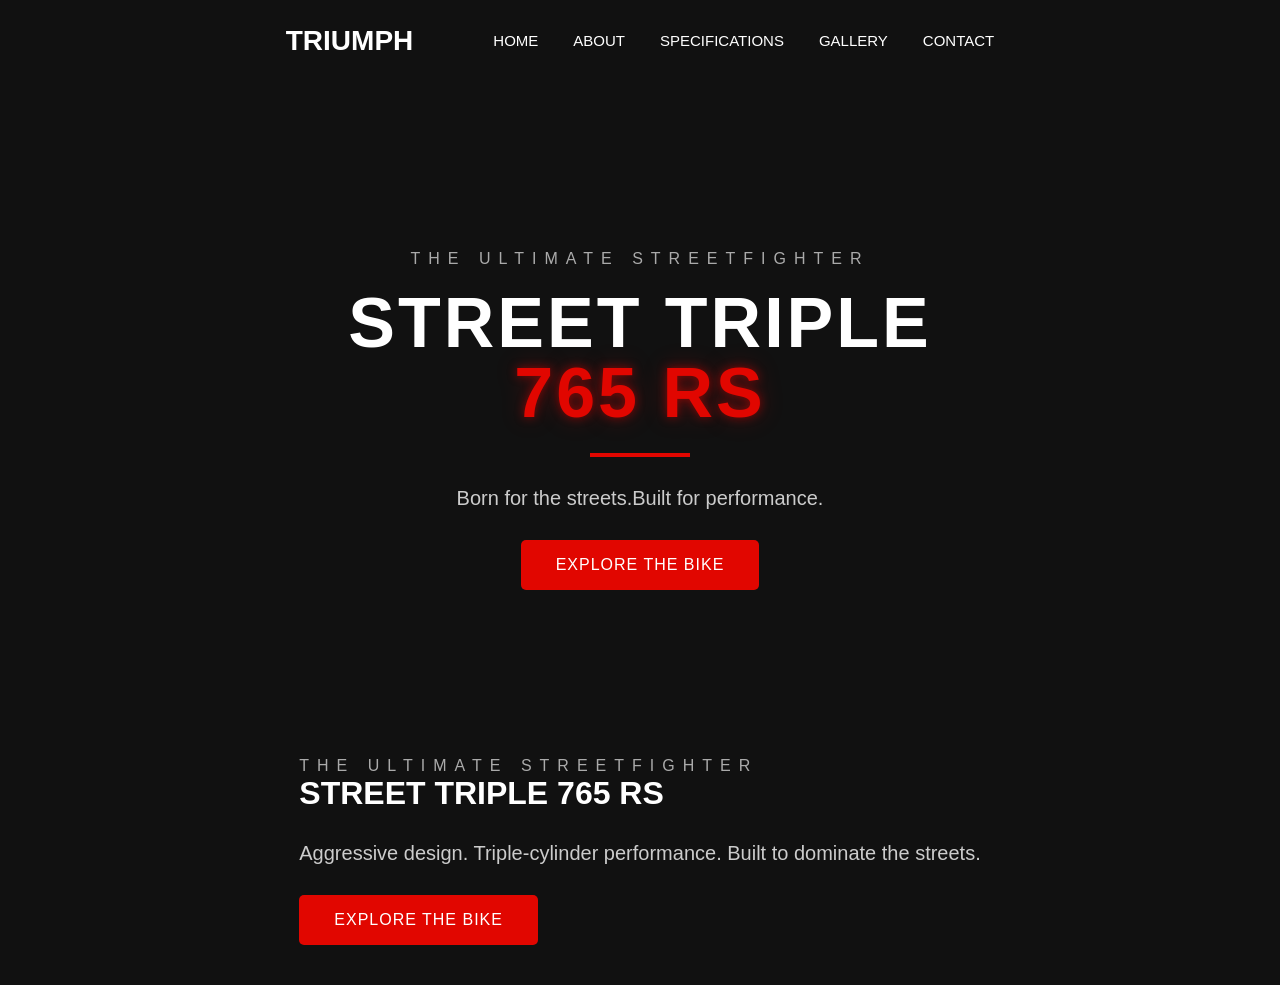
<file: street-triple-765/index.html>
<!DOCTYPE html>
<html lang="en">

<head>
    <meta charset="UTF-8">
    <meta name="viewport" content="width=device-width, initial-scale=1.0">

    <title>Triumph Street Triple 765 RS</title>

    <link rel="stylesheet" href="css/style.css">
</head>

<body>

    <!-- Navigation -->
    <header>
        <nav class="navbar">

            <div class="logo">
                TRIUMPH
            </div>

            <ul class="nav-links">
                <li><a href="index.html">HOME</a></li>
                <li><a href="about.html">ABOUT</a></li>
                <li><a href="specifications.html">SPECIFICATIONS</a></li>
                <li><a href="gallery.html">GALLERY</a></li>
                <li><a href="book bike.html">CONTACT</a></li>
            </ul>

        </nav>
    </header>


    <!-- Hero Section -->
    <main>

        <section class="hero">
          
    
    <div class="hero-content">

        <p class="hero-small-text">
            THE ULTIMATE STREETFIGHTER
        </p>

        <h1>
            STREET TRIPLE
            <span>765 RS</span>
        </h1>

        <p class="hero-description">
          Born for the streets.Built for performance.
        </p>

        <a href="specifications.html" class="hero-button">
            EXPLORE THE BIKE
        </a>

    </div>

</section>

            <div class="hero-content">

                <p class="hero-small-text">
                    THE ULTIMATE STREETFIGHTER
                </p>

                <h1>
                    STREET TRIPLE
                    <span>765 RS</span>
                </h1>

                <p class="hero-description">
                    Aggressive design. Triple-cylinder performance.
                    Built to dominate the streets.
                </p>

                <a href="specifications.html" class="hero-button">
                    EXPLORE THE BIKE
                </a>

            </div>

        </section>

    </main>


    <!-- Footer -->
    <footer>
       
    </footer>

</body>

</html>
</file>
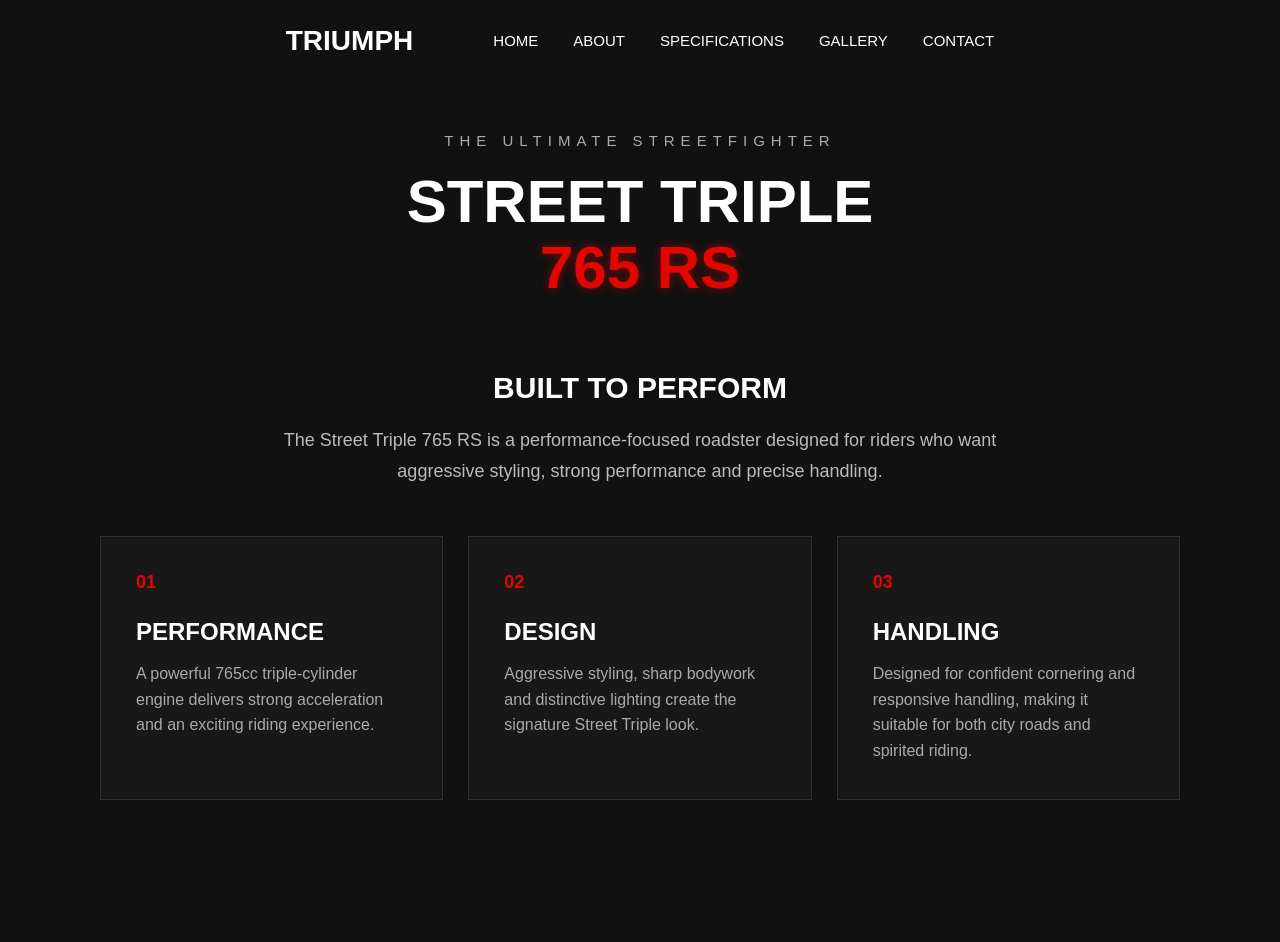
<file: street-triple-765/about.html>
<!DOCTYPE html>
<html lang="en">

<head>
    <meta charset="UTF-8">
    <meta name="viewport" content="width=device-width, initial-scale=1.0">

    <title>About | Street Triple 765 RS</title>

    <link rel="stylesheet" href="css/style.css">
</head>

<body>

    <!-- Navigation -->
    <header>
        <nav class="navbar">

            <div class="logo">
                TRIUMPH
            </div>

            <ul class="nav-links">
                <li><a href="index.html">HOME</a></li>
                <li><a href="about.html">ABOUT</a></li>
                <li><a href="specifications.html">SPECIFICATIONS</a></li>
                <li><a href="gallery.html">GALLERY</a></li>
                <li><a href="book bike.html">CONTACT</a></li>
            </ul>

        </nav>
    </header>


    <!-- About Section -->
    <main>

        <section class="about">

            <div class="about-heading">
                <p>THE ULTIMATE STREETFIGHTER</p>

                <h1>
                    STREET TRIPLE
                    <span>765 RS</span>
                </h1>
            </div>


            <div class="about-intro">

                <h2>BUILT TO PERFORM</h2>

                <p>
                    The Street Triple 765 RS is a performance-focused
                    roadster designed for riders who want aggressive
                    styling, strong performance and precise handling.
                </p>

            </div>


            <!-- Feature Cards -->
            <div class="about-cards">

                <div class="about-card">

                    <div class="card-number">
                        01
                    </div>

                    <h2>PERFORMANCE</h2>

                    <p>
                        A powerful 765cc triple-cylinder engine delivers
                        strong acceleration and an exciting riding
                        experience.
                    </p>

                </div>


                <div class="about-card">

                    <div class="card-number">
                        02
                    </div>

                    <h2>DESIGN</h2>

                    <p>
                        Aggressive styling, sharp bodywork and distinctive
                        lighting create the signature Street Triple look.
                    </p>

                </div>


                <div class="about-card">

                    <div class="card-number">
                        03
                    </div>

                    <h2>HANDLING</h2>

                    <p>
                        Designed for confident cornering and responsive
                        handling, making it suitable for both city roads
                        and spirited riding.
                    </p>

                </div>

            </div>

        </section>

    </main>


    <!-- Footer -->
    <footer>
        <p>
            
        </p>
    </footer>

</body>

</html>
</file>
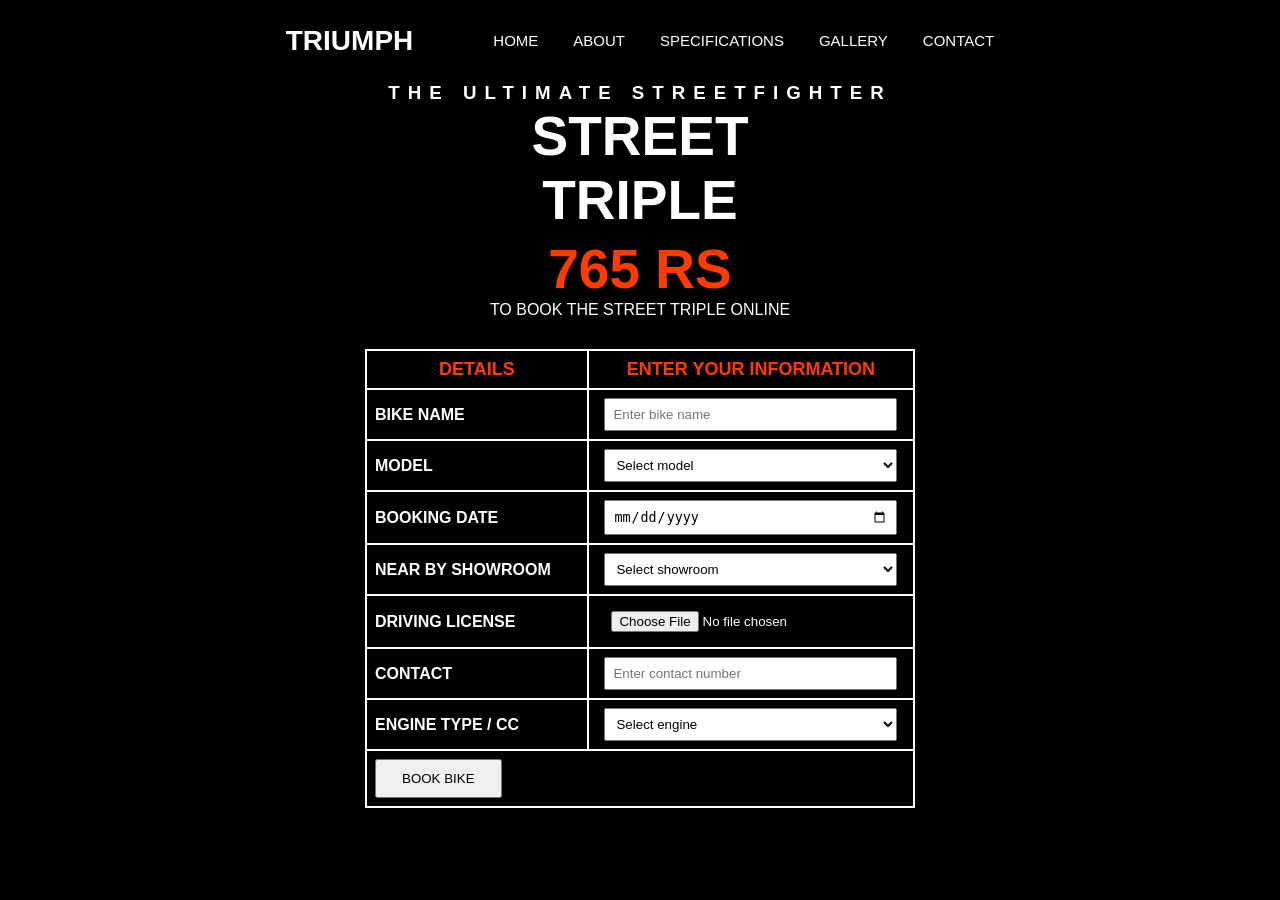
<file: street-triple-765/book bike.html>
<!DOCTYPE html>
<html>
<head>
    <title>765 RS Booking</title>
    <meta charset="UTF-8">
    <meta name="viewport" content="width=device-width, initial-scale=1.0">


    <link rel="stylesheet" href="css/style.css">

    <style>
        body {
            background-color: black;
            color: white;
            font-family: Arial, sans-serif;
            text-align: center;
        }

        h1 {
            font-size: 55px;
            margin-bottom: 5px;
        }

        .price {
            color: #ff3b00;
            font-size: 55px;
            font-weight: bold;
        }

        h3 {
            letter-spacing: 8px;
        }

        table {
            margin: 30px auto;
            border-collapse: collapse;
            width: 550px;
        }

        th, td {
            border: 2px solid white;
            padding: 8px;
        }

        th {
            color: #ff3b00;
            font-size: 18px;
        }

        td:first-child {
            font-weight: bold;
            text-align: left;
        }

        input, select {
            width: 95%;
            padding: 7px;
            box-sizing: border-box;
        }

        button {
            padding: 10px 25px;
            cursor: pointer;
        }
    </style>
</head>

<body>
    <header>
        <nav class="navbar">

            <div class="logo">
                TRIUMPH
            </div>

            <ul class="nav-links">
                <li><a href="index.html">HOME</a></li>
                <li><a href="about.html">ABOUT</a></li>
                <li><a href="specifications.html">SPECIFICATIONS</a></li>
                <li><a href="gallery.html">GALLERY</a></li>
                <li><a href="book bike.html">CONTACT</a></li>
            </ul>

        </nav>
    </header>

    <h3>THE ULTIMATE STREETFIGHTER</h3>

    <h1>STREET<br>TRIPLE</h1>

    <div class="price">765 RS</div>

    <p>TO BOOK THE STREET TRIPLE ONLINE</p>

    <form id="bookingForm">

        <table>

            <tr>
                <th>DETAILS</th>
                <th>ENTER YOUR INFORMATION</th>
            </tr>

            <tr>
                <td>BIKE NAME</td>
                <td>
                    <input type="text" id="bikeName"
                           placeholder="Enter bike name">
                </td>
            </tr>

            <tr>
                <td>MODEL</td>
                <td>
                    <select id="model">
                        <option value="">Select model</option>
                        <option>Street Triple 765 R</option>
                        <option>Street Triple 765 RS</option>
                    </select>
                </td>
            </tr>

            <tr>
                <td>BOOKING DATE</td>
                <td>
                    <input type="date" id="date">
                </td>
            </tr>

            <tr>
                <td>NEAR BY SHOWROOM</td>
                <td>
                    <select id="showroom">
                        <option value="">Select showroom</option>
                        <option>Hyderabad</option>
                        <option>Bangalore</option>
                        <option>Chennai</option>
                        <option>Mumbai</option>
                    </select>
                </td>
            </tr>

            <tr>
                <td>DRIVING LICENSE</td>
                <td>
                    <input type="file" id="license"
                           accept="image/*">
                </td>
            </tr>

            <tr>
                <td>CONTACT</td>
                <td>
                    <input type="tel" id="contact"
                           placeholder="Enter contact number">
                </td>
            </tr>

            <tr>
                <td>ENGINE TYPE / CC</td>
                <td>
                    <select id="engine">
                        <option value="">Select engine</option>
                        <option>765 CC</option>
                    </select>
                </td>
            </tr>

            <tr>
                <td colspan="2">
                    <button type="submit">BOOK BIKE</button>
                </td>
            </tr>

        </table>

    </form>

    <script>
        document.getElementById("bookingForm").addEventListener("submit", function(event) {

            event.preventDefault();

            let bike = document.getElementById("bikeName").value;
            let model = document.getElementById("model").value;
            let date = document.getElementById("date").value;
            let showroom = document.getElementById("showroom").value;
            let license = document.getElementById("license").value;
            let contact = document.getElementById("contact").value;
            let engine = document.getElementById("engine").value;

            if (
                bike === "" ||
                model === "" ||
                date === "" ||
                showroom === "" ||
                license === "" ||
                contact === "" ||
                engine === ""
            ) {
                alert("Please enter your details");
            } else {
                alert("Your booking is successful!");
            }

        });
    </script>

</body>
</html>
</file>
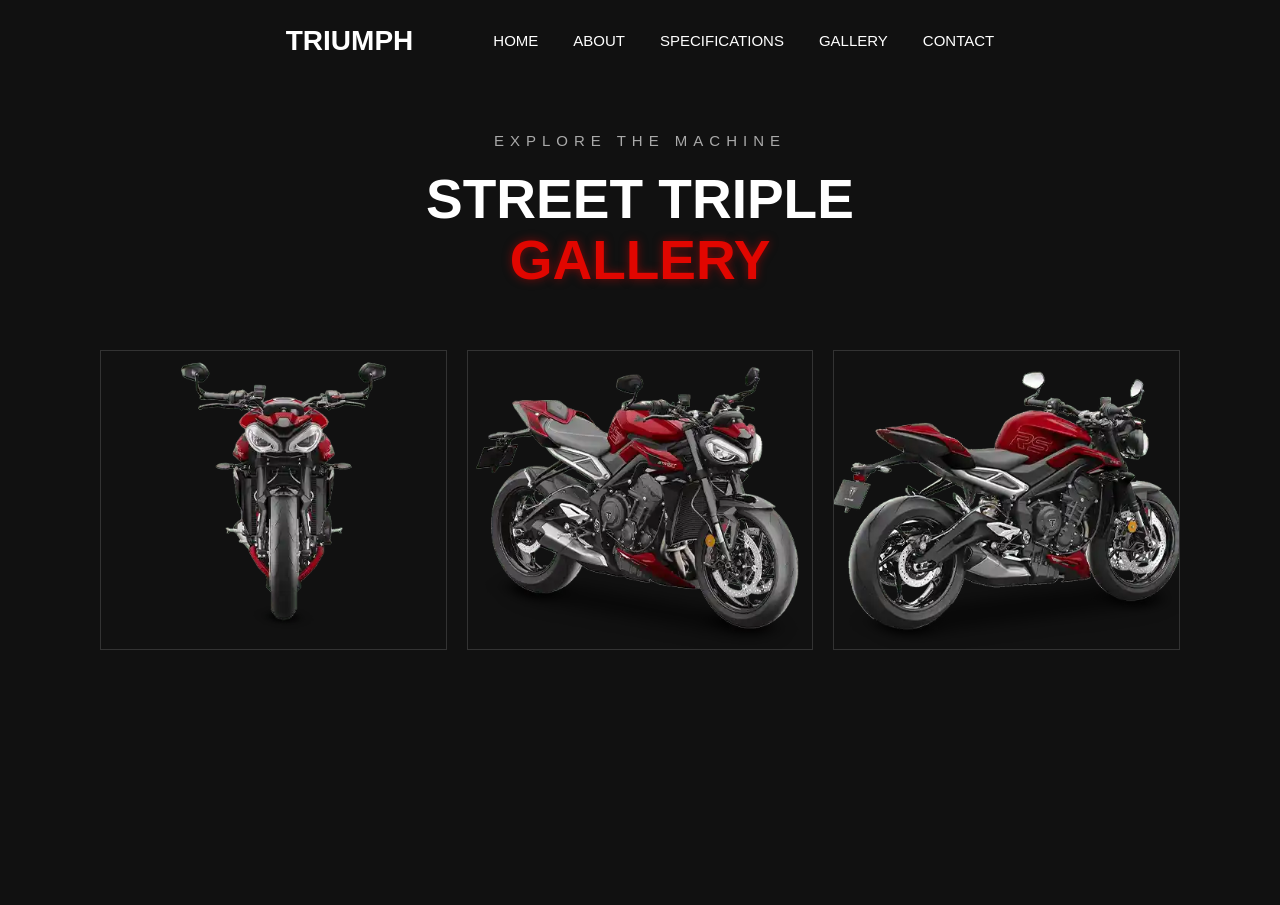
<file: street-triple-765/gallery.html>
<!DOCTYPE html>
<html lang="en">

<head>
    <meta charset="UTF-8">
    <meta name="viewport" content="width=device-width, initial-scale=1.0">

    <title> gallery| Street Triple 765 RS</title>

    <link rel="stylesheet" href="css/style.css">
</head>

<body>

    <!-- Navigation -->
    <header>
        <nav class="navbar">

            <div class="logo">
                TRIUMPH
            </div>

            <ul class="nav-links">
                <li><a href="index.html">HOME</a></li>
                <li><a href="about.html">ABOUT</a></li>
                <li><a href="specifications.html">SPECIFICATIONS</a></li>
                <li><a href="gallery.html">GALLERY</a></li>
                <li><a href="book bike.html">CONTACT</a></li>
            </ul>

        </nav>
    </header>


    <!-- Gallery -->
    <main>

        <section class="gallery">

            <div class="gallery-heading">

                <p>EXPLORE THE MACHINE</p>

                <h1>
                    STREET TRIPLE
                    <span>GALLERY</span>
                </h1>

            </div>


            <div class="gallery-grid">

                <div class="gallery-item">
    <img src="images/1_Street_Triple_765_RS_STD_1_a1c34545d5.webp" alt="Street Triple 765 RS Front">
    <div class="gallery-placeholder">
        <span>01</span>
        <h2>THE FRONT</h2>
    </div>
</div>

                <div class="gallery-item">
                    <img src="images/3_Street_Triple_765_RS_STD_1_9f77b6ab64.webp" alt="street triple 765 rs side">
                    <div class="gallery-placeholder">
                        <span>02</span>
                        <h2>THE SIDE</h2>
                    </div>
                </div>


                <div class="gallery-item">
                    <img src="images/2_Street_Triple_765_RS_STD_1_2221a5150d.webp" alt="street triplr 765 rs ">
                    <div class="gallery-placeholder">
                        <span>03</span>
                        <h2>THE ENGINE</h2>
                    
                    </div>
                 </div>

                 <div>
                    <iframe width="150%" height="150%" src="https://www.youtube.com/embed/6gxg8dnbVeE?si=KKgVeR9f9OFjXstJ" title="YouTube video player" frameborder="0" allow="accelerometer; autoplay; clipboard-write; encrypted-media; gyroscope; picture-in-picture; web-share" referrerpolicy="strict-origin-when-cross-origin" ></iframe>
                </div>
                    

                
    <!-- Footer -->
    <footer>
        
    </footer>

</body>

</html>
</file>
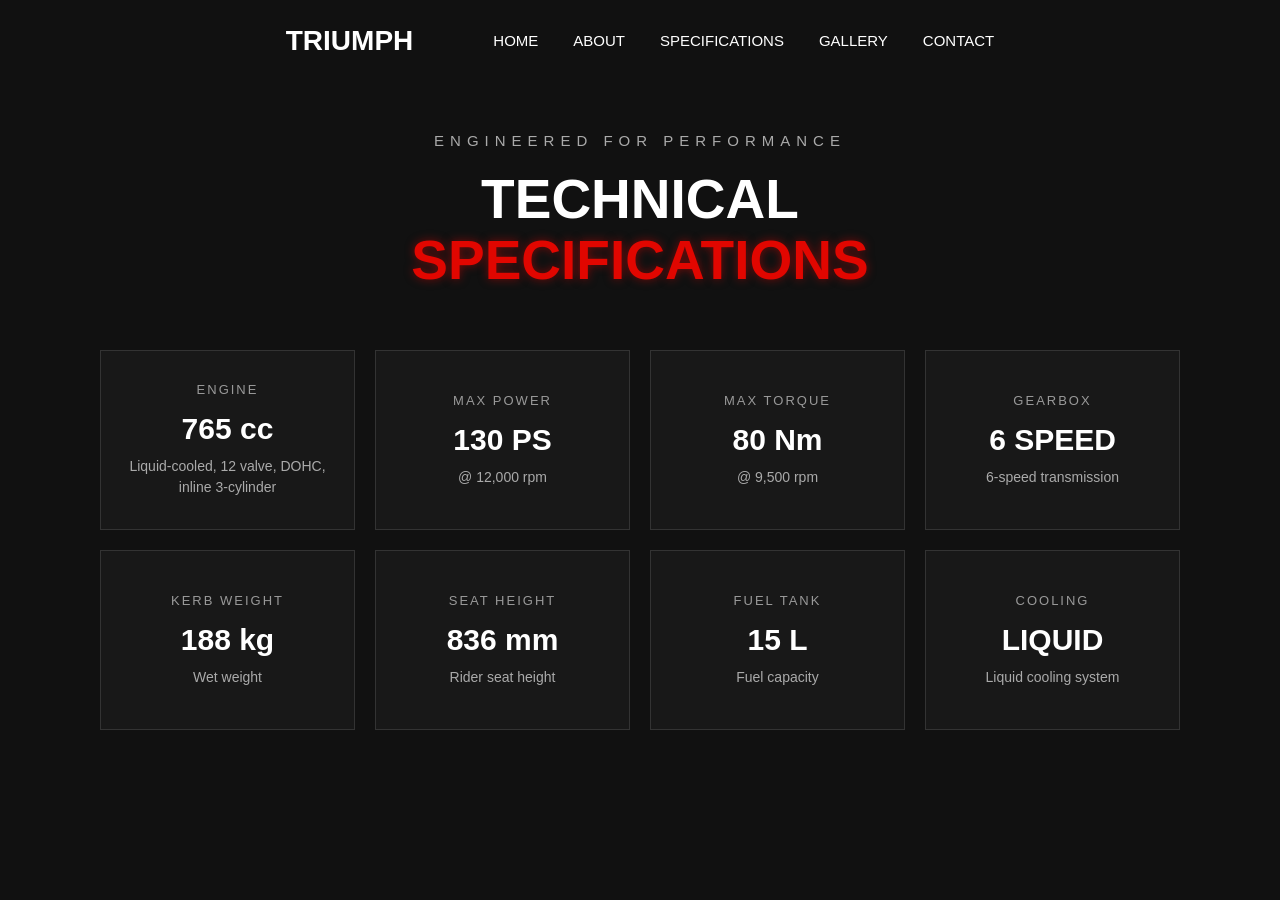
<file: street-triple-765/specifications.html>
<!DOCTYPE html>
<html lang="en">

<head>
    <meta charset="UTF-8">
    <meta name="viewport" content="width=device-width, initial-scale=1.0">

    <title>Specifications | Street Triple 765 RS</title>

    <link rel="stylesheet" href="css/style.css">
</head>

<body>

    <!-- Navigation -->
    <header>
        <nav class="navbar">

            <div class="logo">
                TRIUMPH
            </div>

            <ul class="nav-links">
                <li><a href="index.html">HOME</a></li>
                <li><a href="about.html">ABOUT</a></li>
                <li><a href="specifications.html">SPECIFICATIONS</a></li>
                <li><a href="gallery.html">GALLERY</a></li>
                <li><a href="book bike.html">CONTACT</a></li>
            </ul>

        </nav>
    </header>


    <!-- Specifications -->
    <main>

        <section class="specifications">

            <div class="spec-heading">

                <p>ENGINEERED FOR PERFORMANCE</p>

                <h1>
                    TECHNICAL
                    <span>SPECIFICATIONS</span>
                </h1>

            </div>


            <div class="spec-grid">

                <div class="spec-card">
                    <span>ENGINE</span>
                    <h2>765 cc</h2>
                    <p>Liquid-cooled, 12 valve, DOHC, inline 3-cylinder</p>
                </div>


                <div class="spec-card">
                    <span>MAX POWER</span>
                    <h2>130 PS</h2>
                    <p>@ 12,000 rpm</p>
                </div>


                <div class="spec-card">
                    <span>MAX TORQUE</span>
                    <h2>80 Nm</h2>
                    <p>@ 9,500 rpm</p>
                </div>


                <div class="spec-card">
                    <span>GEARBOX</span>
                    <h2>6 SPEED</h2>
                    <p>6-speed transmission</p>
                </div>


                <div class="spec-card">
                    <span>KERB WEIGHT</span>
                    <h2>188 kg</h2>
                    <p>Wet weight</p>
                </div>


                <div class="spec-card">
                    <span>SEAT HEIGHT</span>
                    <h2>836 mm</h2>
                    <p>Rider seat height</p>
                </div>


                <div class="spec-card">
                    <span>FUEL TANK</span>
                    <h2>15 L</h2>
                    <p>Fuel capacity</p>
                </div>


                <div class="spec-card">
                    <span>COOLING</span>
                    <h2>LIQUID</h2>
                    <p>Liquid cooling system</p>
                </div>

            </div>

        </section>

    </main>


    <!-- Footer -->
    <footer>

        <p>
            
        </p>

    </footer>

</body>

</html>
</file>
<file: street-triple-765/css/style.css>
/* Remove default browser spacing */
* {
    margin: 0;
    padding: 0;
    box-sizing: border-box;
}

/* Page */
body {
    min-height: 100vh;
    font-family: Arial, sans-serif;
    background-color: #111;
    color: white;

    display: flex;
    flex-direction: column;
    align-items: center;
}

/* Navigation */
header {
    width: 100%;
}

.navbar {
    display: flex;
    justify-content: center;
    align-items: center;
    gap: 80px;
    padding: 25px;
}

.logo {
    font-size: 28px;
    font-weight: bold;
}

.nav-links {
    display: flex;
    gap: 35px;
    list-style: none;
}

.nav-links a {
    color: white;
    text-decoration: none;
    font-size: 15px;

    transition: 0.3s;
}

.nav-links a {
    color: white;
    text-decoration: none;
    font-size: 15px;

    transition: 0.3s;
}

.nav-links a:hover {
    color: #e10600;
}


/* Hero */
.hero {
    min-height: 75vh;

    display: flex;
    justify-content: center;
    align-items: center;

    text-align: center;
}
.hero {
    position: relative;
    width: 100%;
    min-height: 75vh;
    overflow: hidden;

    display: flex;
    justify-content: center;
    align-items: center;

    text-align: center;
    background: 
    (circle at center,#2a0000 0% #111 45%, #050505 100%);
}

.hero-bike {
    position: absolute;
    inset: 0;

    display: flex;
    justify-content: center;
    align-items: center;

    z-index: 0;
   
}


.hero-content {
    position: relative;
    z-index: 1;
}

.hero-content {
    max-width: 900px;
}

.hero-small-text {
    font-size: 16px;
    letter-spacing: 8px;
    color: #aaa;
}

.hero h1 {
    font-size: 70px;
    line-height: 1;
    letter-spacing: 3px;
    margin: 20px 0;
}

.hero h1 span {
    display: block;
    color: #e10600;
}


.hero h1::after {
    content: "";

    display: block;

    width: 100px;
    height: 4px;

    background-color: #e10600;

    margin: 25px auto 0;
}

.hero-description {
    margin: 30px 0;
    font-size: 20px;
    color: #ccc;
}

.hero-button {
    display: inline-block;
    padding: 16px 35px;
    background-color: #e10600;
    color: white;
    text-decoration: none;
    font-weight: blod;
    letter-spacing: 1px;
    transition: 0.3s;
    border-radius: 5px;
}
.hero-button:hover {
    background-color: white;
    color: #e10600;

    transform: scale(1.05);

    box-shadow:
        0 0 15px rgba(225, 6, 0, 0.6),
        0 0 30px rgba(225, 6, 0, 0.3);
}

 .hero-content {
    animation: heroAppear 1.2s ease-out;
}

@keyframes heroAppear {
    from {
        opacity: 0;
        transform: translateY(40px);
    }

    to {
        opacity: 1;
        transform: translateY(0);
    }
}

.hero h1 span {
    color: #e10600;
    display: block;

    text-shadow:
        0 0 10px rgba(225, 6, 0, 0.5),
        0 0 25px rgba(225, 6, 0, 0.3);
}

/* Footer */
footer {
    text-align: center;
    padding: 20px;
}

/* =========================
   ABOUT PAGE
========================= */

.about {
    width: 90%;
    max-width: 1200px;
    min-height: 80vh;

    margin: 50px auto;

    text-align: center;
}

.about-heading p {
    color: #aaa;

    font-size: 15px;
    letter-spacing: 6px;

    margin-bottom: 20px;
}

.about-heading h1 {
    font-size: 60px;
    line-height: 1.1;
}

.about-heading h1 span {
    display: block;
    color: #e10600;

    text-shadow:
        0 0 10px rgba(225, 6, 0, 0.5);
}


/* Introduction */

.about-intro {
    max-width: 800px;

    margin: 70px auto 50px;
}

.about-intro h2 {
    font-size: 30px;
    margin-bottom: 20px;
}

.about-intro p {
    color: #bbb;

    font-size: 18px;
    line-height: 1.7;
}


/* Cards */

.about-cards {
    display: grid;

    grid-template-columns: repeat(3, 1fr);

    gap: 25px;

    margin-top: 50px;
}

.about-card {
    background: #181818;

    border: 1px solid #333;

    padding: 35px;

    text-align: left;

    transition: 0.3s;
}

.about-card:hover {
    transform: translateY(-10px);

    border-color: #e10600;

    box-shadow:
        0 10px 30px rgba(225, 6, 0, 0.15);
}

.card-number {
    color: #e10600;

    font-size: 18px;
    font-weight: bold;

    margin-bottom: 25px;
}

.about-card h2 {
    font-size: 24px;

    margin-bottom: 15px;
}

.about-card p {
    color: #aaa;

    line-height: 1.6;
}

/* =========================
   SPECIFICATIONS PAGE
========================= */

.specifications {
    width: 90%;
    max-width: 1200px;

    margin: 50px auto 80px;

    text-align: center;
}


/* Heading */

.spec-heading p {
    color: #aaa;

    font-size: 15px;
    letter-spacing: 6px;

    margin-bottom: 20px;
}

.spec-heading h1 {
    font-size: 55px;

    line-height: 1.1;

    margin-bottom: 60px;
}

.spec-heading h1 span {
    display: block;

    color: #e10600;

    text-shadow:
        0 0 10px rgba(225, 6, 0, 0.5);
}


/* Specification Grid */

.spec-grid {
    display: grid;

    grid-template-columns: repeat(4, 1fr);

    gap: 20px;
}


/* Cards */

.spec-card {
    min-height: 180px;

    padding: 30px 20px;

    background: #181818;

    border: 1px solid #333;

    display: flex;
    flex-direction: column;

    justify-content: center;

    transition: 0.3s;
}

.spec-card:hover {
    transform: translateY(-8px);

    border-color: #e10600;

    box-shadow:
        0 10px 30px rgba(225, 6, 0, 0.15);
}


/* Card Text */

.spec-card span {
    color: #999;

    font-size: 13px;

    letter-spacing: 2px;

    margin-bottom: 15px;
}

.spec-card h2 {
    color: white;

    font-size: 30px;

    margin-bottom: 10px;
}

.spec-card p {
    color: #aaa;

    font-size: 14px;

    line-height: 1.5;
}

/* =========================
   GALLERY PAGE
========================= */

.gallery {
    width: 90%;
    max-width: 1200px;

    margin: 50px auto 80px;
}


/* Heading */

.gallery-heading {
    text-align: center;

    margin-bottom: 60px;
}

.gallery-heading p {
    color: #aaa;

    font-size: 15px;
    letter-spacing: 6px;

    margin-bottom: 20px;
}

.gallery-heading h1 {
    font-size: 55px;

    line-height: 1.1;
}

.gallery-heading h1 span {
    display: block;

    color: #e10600;

    text-shadow:
        0 0 10px rgba(225, 6, 0, 0.5);
}


/* Gallery Grid */

.gallery-grid {
    display: grid;

    grid-template-columns: repeat(3, 1fr);

    gap: 20px;
}


/* Gallery Cards */

.gallery-item {
    height: 300px;

    overflow: hidden;

    border: 1px solid #333;
}

.gallery-placeholder {
    width: 100%;
    height: 100%;

    background:
        linear-gradient(
            135deg,
            #222,
            #111
        );

    display: flex;

    flex-direction: column;

    justify-content: center;

    align-items: center;

    transition: 0.4s;
}

.gallery-placeholder span {
    color: #e10600;

    font-size: 18px;

    font-weight: bold;

    margin-bottom: 15px;
}

.gallery-placeholder h2 {
    font-size: 25px;

    letter-spacing: 2px;
}


/* Hover */

.gallery-item:hover .gallery-placeholder {
    transform: scale(1.08);

    background:
        radial-gradient(
            circle,
            #3a0000,
            #111
        );
}

.gallery-item:hover {
    border-color: #e10600;
}


.gallery-item {
    height: 300px;
    position: relative;
    overflow: hidden;
    border: 1px solid #333;
}

.gallery-item img {
    width: 100%;
    height: 100%;
    object-fit: cover;
    transition: 0.5s;
}

.gallery-overlay {
    position: absolute;
    inset: 0;

    display: flex;
    flex-direction: column;
    justify-content: flex-end;

    padding: 25px;

    background: linear-gradient(
        transparent,
        rgba(0, 0, 0, 0.9)
    );
}

.gallery-overlay span {
    color: #e10600;
    font-weight: bold;
}

.gallery-overlay h2 {
    margin-top: 8px;
}

.gallery-item:hover img {
    transform: scale(1.1);
}

.details{
  color: #e10600;
}
</file>
